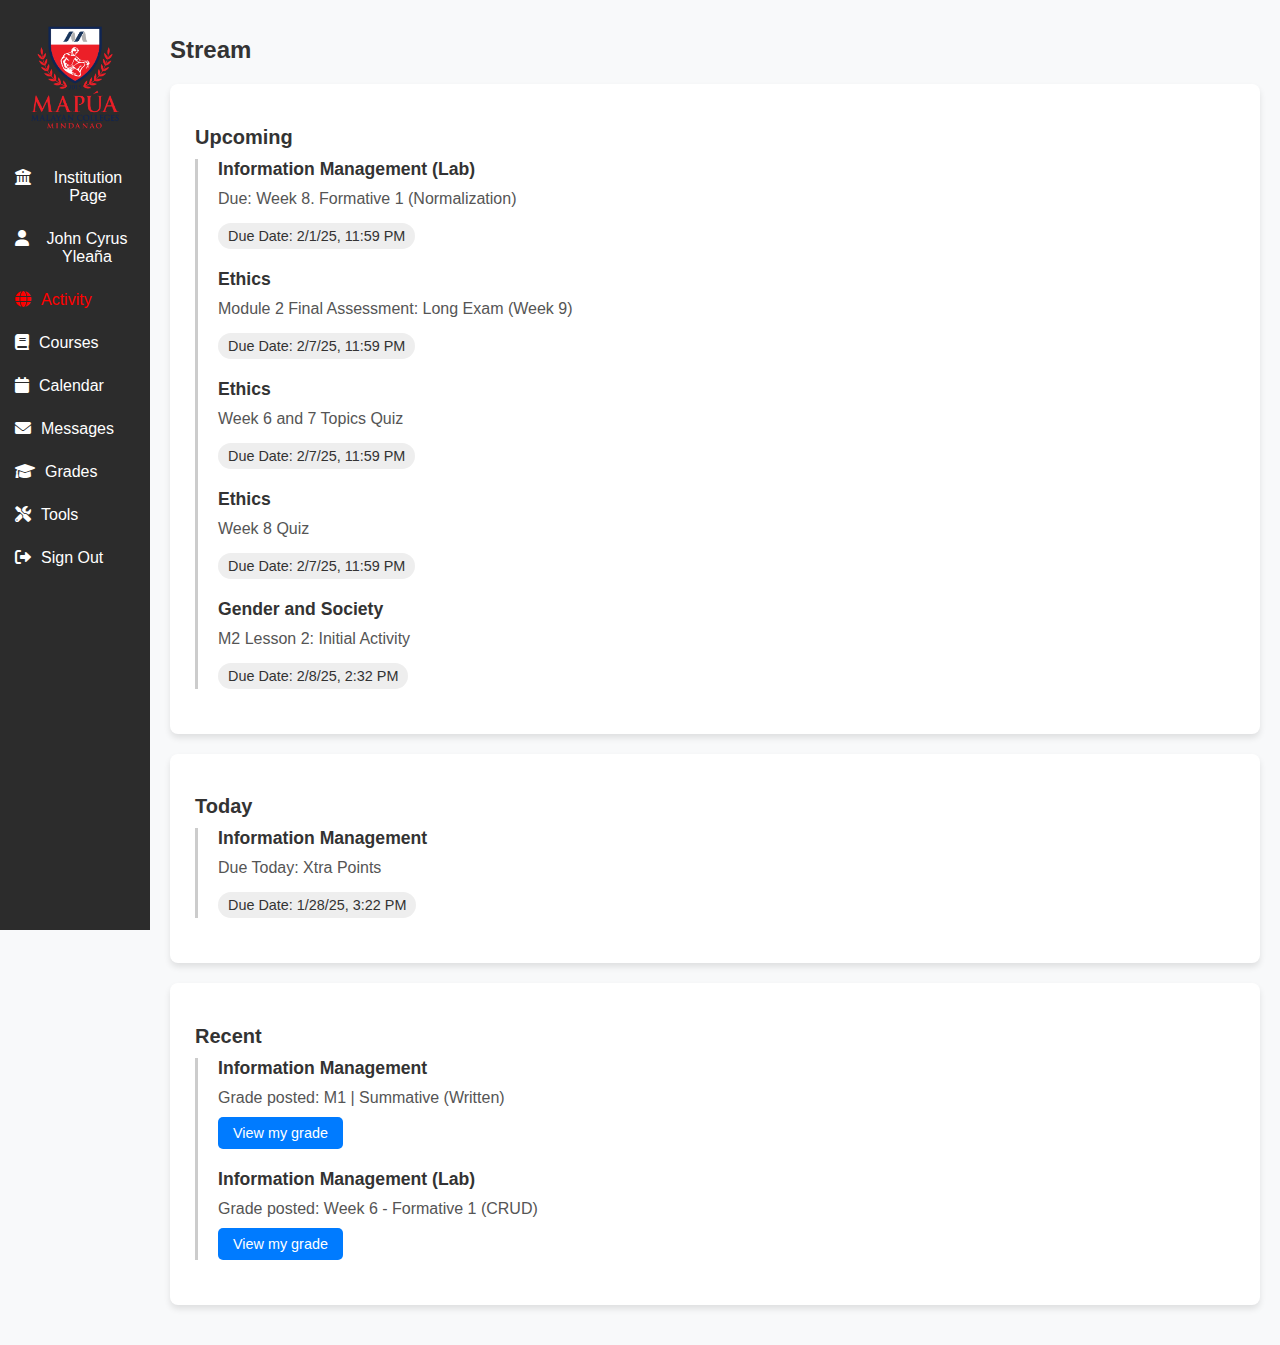
<file: WebProg SA2/TARGET F/index.html>
<!DOCTYPE html>
<html lang="en">
<head>
  <meta charset="UTF-8">
  <meta name="viewport" content="width=device-width, initial-scale=1.0">
  <title>Blackboard</title>
  <link rel="stylesheet" href="styles.css">
  <!-- Add Font Awesome for icons -->
  <link href="https://cdnjs.cloudflare.com/ajax/libs/font-awesome/6.0.0-beta3/css/all.min.css" rel="stylesheet">
</head>
<body>
  <div class="sidebar">
    <img src="logo.png" alt="Institution Logo" class="logo">
    <ul>
      <li><a href="#"><i class="fas fa-university"></i> Institution Page</a></li>
      <li><a href="#"><i class="fas fa-user"></i> John Cyrus Yleaña</a></li>
      <li class="active"><a href="#"><i class="fas fa-globe"></i> Activity</a></li>
      <li><a href="#"><i class="fas fa-book"></i> Courses</a></li>
      <li><a href="#"><i class="fas fa-calendar"></i> Calendar</a></li>
      <li><a href="#"><i class="fas fa-envelope"></i> Messages</a></li>
      <li><a href="#"><i class="fas fa-graduation-cap"></i> Grades</a></li>
      <li><a href="#"><i class="fas fa-tools"></i> Tools</a></li>
      <li><a href="#"><i class="fas fa-sign-out-alt"></i> Sign Out</a></li>
    </ul>
  </div>
  <div class="content">
    <h1 class="page-title">Stream</h1>
    <div class="card">
      <h2>Upcoming</h2>
      <div class="timeline">
        <div class="timeline-item">
          <h3>Information Management (Lab)</h3>
          <p>Due: Week 8. Formative 1 (Normalization)</p>
          <span>Due Date: 2/1/25, 11:59 PM</span>
        </div>
        <div class="timeline-item">
          <h3>Ethics</h3>
          <p>Module 2 Final Assessment: Long Exam (Week 9)</p>
          <span>Due Date: 2/7/25, 11:59 PM</span>
        </div>
        <div class="timeline-item">
          <h3>Ethics</h3>
          <p>Week 6 and 7 Topics Quiz</p>
          <span>Due Date: 2/7/25, 11:59 PM</span>
        </div>
        <div class="timeline-item">
          <h3>Ethics</h3>
          <p>Week 8 Quiz</p>
          <span>Due Date: 2/7/25, 11:59 PM</span>
        </div>
        <div class="timeline-item">
          <h3>Gender and Society</h3>
          <p>M2 Lesson 2: Initial Activity</p>
          <span>Due Date: 2/8/25, 2:32 PM</span>
        </div>
      </div>
    </div>
    <div class="card">
      <h2>Today</h2>
      <div class="timeline">
        <div class="timeline-item">
          <h3>Information Management</h3>
          <p>Due Today: Xtra Points</p>
          <span>Due Date: 1/28/25, 3:22 PM</span>
        </div>
      </div>
    </div>
    <div class="card">
      <h2>Recent</h2>
      <div class="timeline">
        <div class="timeline-item">
          <h3>Information Management</h3>
          <p>Grade posted: M1 | Summative (Written)</p>
          <button class="view-grade-btn">View my grade</button>
        </div>
        <div class="timeline-item">
          <h3>Information Management (Lab)</h3>
          <p>Grade posted: Week 6 - Formative 1 (CRUD)</p>
          <button class="view-grade-btn">View my grade</button>
        </div>
      </div>
    </div>
  </div>
  <script src="script.js"></script>
</body>
</html>
</file>
<file: WebProg SA2/TARGET F/styles.css>
body {
  font-family: Arial, sans-serif;
  margin: 0;
  padding: 0;
  background-color: #f8f9fa;
  color: #333;
  overflow-x: hidden;
}

.sidebar {
  width: 120px;
  background-color: #2c2c2c;
  color: white;
  height: 100vh;
  position: fixed;
  top: 0;
  left: 0;
  padding: 15px;
  text-align: center;
}

.sidebar .logo {
  width: 100px;
  margin-bottom: px;
}

.sidebar ul {
  list-style: none;
  padding: 0;
}

.sidebar ul li {
  margin: 25px 0;
}

.sidebar ul li a {
  text-decoration: none;
  color: white;
  font-size: 1rem;
  display: flex;
  align-items: left;
  gap: 10px;
}

.sidebar ul li a i {
  font-size: 1rem;
}

.sidebar ul li.active a {
  color: #ff0000;
}

.sidebar ul li a:hover {
  color: #ff9800;
}

.content {
  margin-left: 150px;
  padding: 20px;
  animation: fadeIn 0.5s ease;
}

.page-title {
  font-size: 1.5rem;
  margin-bottom: 20px;
}

.card {
  background-color: white;
  border-radius: 8px;
  box-shadow: 0 4px 6px rgba(0, 0, 0, 0.1);
  padding: 25px;
  margin-bottom: 20px;
}

.card h2 {
  font-size: 1.25rem;
  margin-bottom: 10px;
}

.timeline {
  border-left: 3px solid #ccc;
  padding-left: 20px;
  position: relative;
}

.timeline-item {
  margin-bottom: 20px;
  position: relative;
}

.timeline-item h3 {
  margin: 0;
  font-size: 1.1rem;
}

.timeline-item p {
  margin: 10px 0;
  color: #555;
}

.timeline-item span {
  display: inline-block;
  background-color: #eee;
  padding: 5px 10px;
  border-radius: 15px;
  font-size: 0.9rem;
  margin-top: 5px;
}

button {
  background-color: #007bff;
  color: white;
  border: none;
  padding: 8px 15px;
  border-radius: 5px;
  cursor: pointer;
  font-size: 0.9rem;
  transition: background-color 0.3s ease;
}

button:hover {
  background-color: #0056b3;
}
</file>
